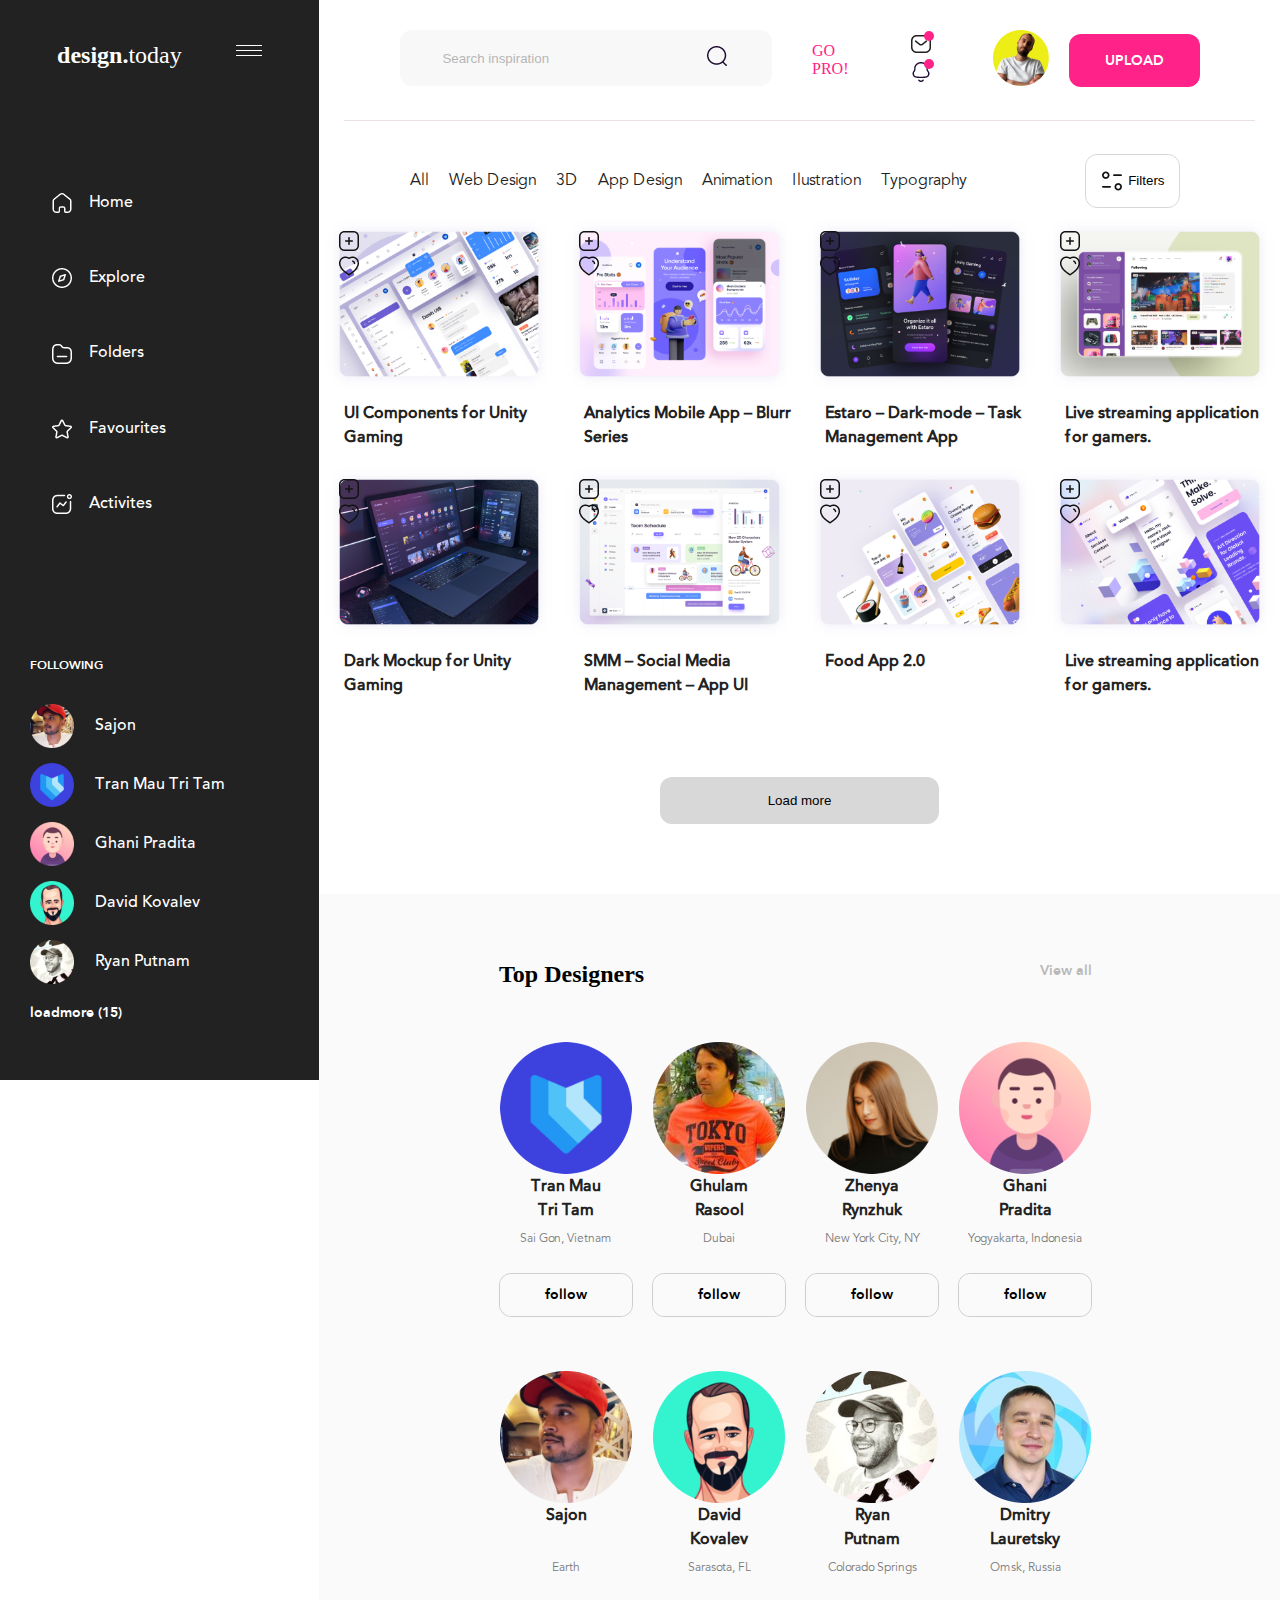
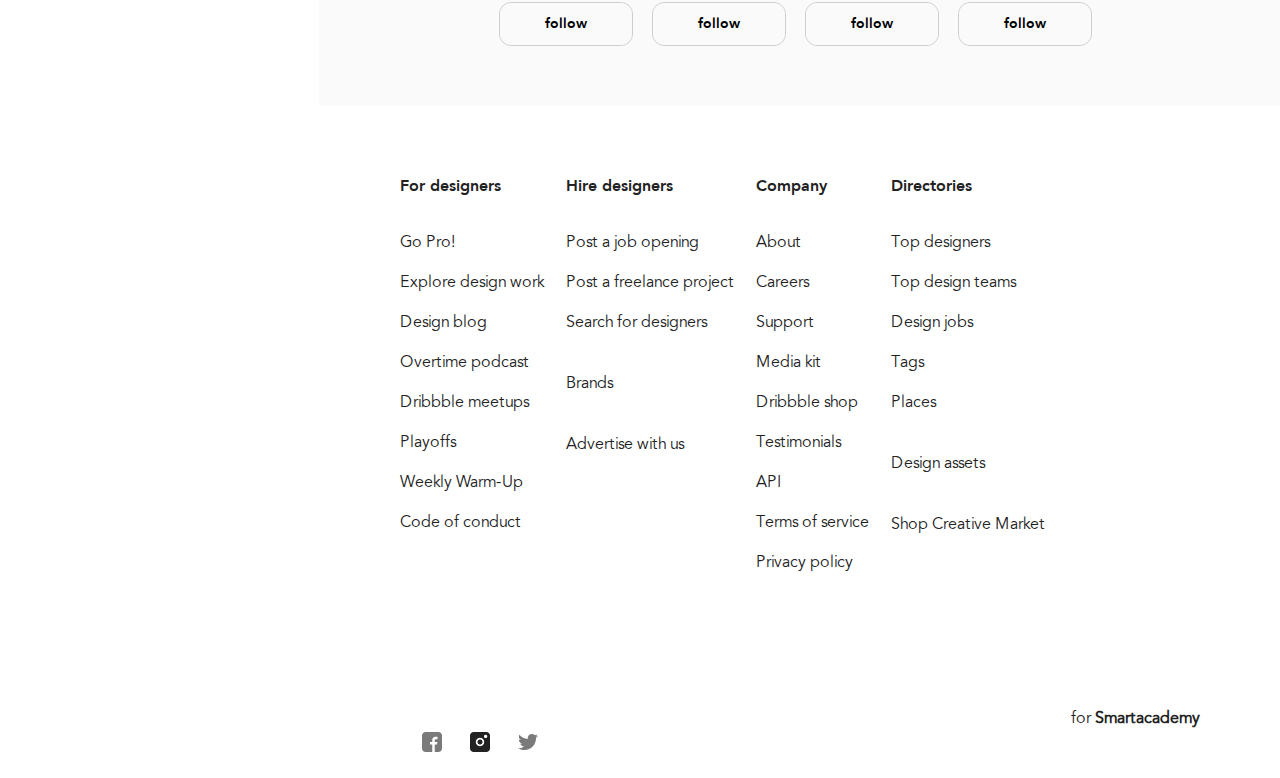
<file: index.html>
<!DOCTYPE html>
<html lang="en">
<head>
    <meta charset="UTF-8">
    <meta http-equiv="X-UA-Compatible" content="IE=edge">
    <meta name="description" content="page-design">
    <meta name="keywords" content="design, 3D, app designe, ilustration, animation,typography">
    <meta name="author" content="mari kakuchaia">
    <meta name="viewport" content="width=device-width, initial-scale=1.0">
    <meta property="og:url"content="https://marikakuchaia.github.io/midterm-exam/" />
    <meta property="og:type"content="Design" />
    <meta property="og:title"content="Design.today" />
    <meta property="og:description"content="Choose and get the desired design" />
    <meta property="og:image"content="images/basic images/dark mockup.png" />
    <link rel="stylesheet" href="styles/font.css">
    <link rel="stylesheet" href="styles/style.css">
    <title>Document</title>
</head>
<body> 
    <div class="container-page flex">
        <aside class="aside-div display-none">
            <div class="flex justify-around div-logo">
                <a class="logo colorfff transition-property" href="index.html"><span>design.</span>today</a>
                <a href="#"><img src="images/icons/burger-icon.png" alt="burger-icon"></a>
            </div>
            <div class="container-aside">
                <nav>
                    <ul>
                        <li class="nav-li">
                            <a class="font-fam-medium colorfff size16"href="#">
                                 <img class="vertical-align"src="images/icons/home.png" alt="home">Home
                            </a>
                        </li>
                        <li class="nav-li">
                           <a class="font-fam-medium colorfff size16"href="#">
                               <img class="vertical-align"src="images/icons/explore.png" alt="explore">Explore
                            </a>
                        </li>
                        <li class="nav-li">
                            <a class="font-fam-medium colorfff size16"href="#">
                               <img class="vertical-align"src="images/icons/folders1.png" alt="folder">Folders
                            </a>
                        </li>
                        <li class="nav-li">
                            <a class="font-fam-medium colorfff size16"href="#">
                               <img class="vertical-align"src="images/icons/favourites1.png" alt="favourites">Favourites
                            </a>
                        </li>
                        <li class="nav-li">
                            <a class="font-fam-medium colorfff size16"href="#">
                               <img class="vertical-align"src="images/icons/activities1.png" alt="avtivites">Activites
                            </a>
                        </li>
                    </ul>
                </nav>
            </div>
            <div class="aside-bottom container-aside">
                <h3 class="uppercase colorfff font-fam-heavy">following</h3>
                <ul>
                   <li>
                       <a class="font-fam-medium colorfff size16" href="#">
                           <img class="vertical-align" src="images/persons/sajon.png" alt="sajon">Sajon
                        </a>
                    </li>
                   <li>
                       <a class="font-fam-medium colorfff size16"href="#">
                           <img class="vertical-align"src="images/persons/tran-mau.png" alt="tran">Tran Mau Tri Tam
                        </a>
                    </li>
                   <li>
                       <a class="font-fam-medium colorfff size16"href="#">
                           <img class="vertical-align"src="images/persons/ghani.png" alt="ghani">Ghani Pradita
                        </a>
                    </li>
                   <li>
                       <a class="font-fam-medium colorfff size16"href="#">
                           <img class="vertical-align"src="images/persons/david.png" alt="david">David Kovalev
                        </a>
                    </li>
                   <li>
                       <a class="font-fam-medium colorfff size16"href="#">
                           <img class="vertical-align"src="images/persons/ryan.png" alt="ryan">Ryan Putnam
                        </a>
                    </li>
                </ul>
                <button class="colorfff font-size14 font-fam-heavy">loadmore (15)</button>
            </div>
        </aside>
        <div class="main-page">
            <header>
                <div class="flex container">
                    <div class="search-div flex">
                        <input type="text" placeholder="Search inspiration">
                        <a href="#">
                            <img src="images/icons/search.png" alt="search">
                        </a>
                    </div>
                    <div class="flex header-right-div">
                        <a class="uppercase display-none360"href="">go pro!</a>
                        <div class="flex colum-reset display-none360">
                            <div class="relative">
                                <a href="#"><img src="images/icons/mail.png" alt="mail"><span></span></a>
                            </div>
                            <div class="relative">
                                <a href="#"><img src="images/icons/bell.png" alt="bell"><span></span></a>
                            </div>
                        </div>
                        <div class="burger-div">
                            <div></div>
                            <div></div>
                            <div></div>        
                       </div>
                        <a href="sec-page.html"><img src="images/persons/Group 33.png" alt="photo"> </a>
                        <button class="display-none360 uppercase upload colorfff font-size14 font-fam-heavy">upload</button>
                    </div>
                </div>
            </header>
            <main>
                <section>
                    <div class=" container flex jc-between ai-center wrap"> 
                        <div class="flex display-none">
                            <div class="list-div">
                                <a class="book-size16-color222 capitalize"href="#">all</a>
                            </div>
                            <div class="list-div witdh">
                                <a class="book-size16-color222 capitalize"href="#">web design</a>
                            </div>
                            <div class="list-div witdh">
                                <a class="book-size16-color222 uppercase"href="#">3D</a>
                            </div>
                            <div class="list-div witdh">
                                <a class="book-size16-color222 capitalize"href="#">app design</a>
                            </div>
                            <div class="list-div witdh">
                                <a class="book-size16-color222 capitalize"href="#">animation</a>
                            </div>
                            <div class="list-div witdh">
                                <a class="book-size16-color222 capitalize"href="#">ilustration</a>
                            </div>
                            <div class="list-div">
                                <a class="book-size16-color222 capitalize"href="#">typography</a>
                            </div>
                        </div>
                        <div class="buttom-filter-div">
                            <img class="vertical-align display-none"src="images/icons/filter.png" alt="filter">
                            <button class="buttom-filter capitalize">filters</button>
                        </div>
                    </div>
                    <div class="flex jc-between wrap">
                        <div class="main-img-div flex relative">
                            <a href="#">
                                <img src="images/basic images/UI components for unity gaming.png" alt="UI-components">
                                <h4>UI Components for Unity Gaming</h4>
                            </a>
                            <div class="icon-on-imgdiv">
                                <img src="images/icons/Component 10 – 1.png" alt="plus">
                            </div>
                            <div class="icon-on-imgdiv heart-icon">
                                <img src="images/icons/Component 6 – 2.png" alt="heart">
                            </div>
                        </div>
                        <div class="main-img-div flex relative">
                            <a href="#">
                                <img src="images/basic images/Analytics mobile app.png" alt="Analytics">
                                <h4>Analytics Mobile App – Blurr Series</h4>
                            </a>
                            <div class="icon-on-imgdiv">
                                <img src="images/icons/Component 10 – 1.png" alt="plus">
                            </div>
                            <div class="icon-on-imgdiv heart-icon">
                                <img src="images/icons/Component 6 – 2.png" alt="heart">
                            </div>
                        </div>
                        <div class="main-img-div flex relative">
                            <a href="#">
                                <img src="images/basic images/estaro dark-mode.png" alt="dark-mode">
                                <h4>Estaro – Dark-mode – Task Management App</h4>
                            </a>
                            <div class="icon-on-imgdiv">
                                <img src="images/icons/Component 10 – 1.png" alt="plus">
                            </div>
                            <div class="icon-on-imgdiv heart-icon">
                                <img src="images/icons/Component 6 – 2.png" alt="heart">
                            </div>
                        </div>
                        <div class="main-img-div flex relative">
                            <a href="#">
                                <img src="images/basic images/live streaming.png" alt="">
                                <h4>Live streaming application for gamers.</h4>
                            </a>
                            <div class="icon-on-imgdiv">
                                <img src="images/icons/Component 10 – 1.png" alt="plus">
                            </div>
                            <div class="icon-on-imgdiv heart-icon">
                                <img src="images/icons/Component 6 – 2.png" alt="heart">
                            </div>
                        </div>
                        <div class="main-img-div flex relative">
                            <a href="#">
                                <img src="images/basic images/dark mockup.png" alt="">
                                <h4>Dark Mockup for Unity Gaming</h4>
                            </a>
                            <div class="icon-on-imgdiv">
                                <img src="images/icons/Component 10 – 1.png" alt="plus">
                            </div>
                            <div class="icon-on-imgdiv heart-icon">
                                <img src="images/icons/Component 6 – 2.png" alt="heart">
                            </div>
                        </div>
                        <div class="main-img-div flex relative">
                            <a href="#">
                                <img src="images/basic images/smm-social media managment.png" alt="">
                                <h4>SMM – Social Media Management – App UI</h4>
                            </a>
                            <div class="icon-on-imgdiv">
                                <img src="images/icons/Component 10 – 1.png" alt="plus">
                            </div>
                            <div class="icon-on-imgdiv heart-icon">
                                <img src="images/icons/Component 6 – 2.png" alt="heart">
                            </div>
                        </div>
                        <div class="main-img-div flex relative">
                            <a href="#">
                                <img src="images/basic images/food app.png" alt="">
                                <h4>Food App 2.0</h4>
                            </a>
                            <div class="icon-on-imgdiv">
                                <img src="images/icons/Component 10 – 1.png" alt="plus">
                            </div>
                            <div class="icon-on-imgdiv heart-icon">
                                <img src="images/icons/Component 6 – 2.png" alt="heart">
                            </div>
                        </div>
                        <div class="main-img-div flex relative">
                            <a href="#">
                                <img src="images/basic images/Rectangle 48@2x.png" alt="">
                                <h4>Live streaming application for gamers.</h4>
                            </a>
                            <div class="icon-on-imgdiv">
                                <img src="images/icons/Component 10 – 1.png" alt="plus">
                            </div>
                            <div class="icon-on-imgdiv heart-icon">
                                <img src="images/icons/Component 6 – 2.png" alt="heart">
                            </div>
                        </div>
                    </div>
                    <div class="flex load-button-div">
                        <button>Load more</button>
                    </div>
                </section>
                <section class="designer-section">
                    <div class="container">
                        <div class="flex jc-between">
                            <h2>Top Designers</h2>
                            <a class="color222 opacity-03 font-fam-heavy font-size14"href="#">View all</a>
                        </div>
                        <div class="flex jc-between wrap">
                            <div class=" flex personal-div">
                                <img src="images/persons/tran-mau.png" alt="tran-mau">
                                <h3>Tran Mau</h3>
                                <h3>Tri Tam</h3>
                                <p>Sai Gon, Vietnam</p>
                                <div class="follow-div flex">
                                    <button class="font-size14 font-fam-heavy">follow</button>
                                </div>
                            </div>
                            <div class="flex personal-div">
                                <img src="images/persons/ghulam.png" alt="ghulam">
                                <h3>Ghulam</h3>
                                <h3>Rasool</h3>
                                <p>Dubai</p>
                                <div class="follow-div flex">
                                    <button class="font-size14 font-fam-heavy">follow</button>
                                </div>
                            </div>
                            <div class="flex personal-div">
                                <img src="images/persons/zhenya.png" alt="zhenya">
                                <h3>Zhenya</h3>
                                <h3>Rynzhuk</h3>
                                <p>New York City, NY</p>
                                <div class="follow-div flex">
                                    <button class="font-size14 font-fam-heavy">follow</button>
                                </div>
                            </div>
                            <div class="flex personal-div">
                                <img src="images/persons/ghani.png" alt="ghani">
                                <h3>Ghani</h3>
                                <h3>Pradita</h3>
                                <p>Yogyakarta, Indonesia</p>
                                <div class="follow-div flex">
                                    <button class="font-size14 font-fam-heavy">follow</button>
                                </div>
                            </div>
                            <div class="flex personal-div">
                                <img src="images/persons/sajon.png" alt="sajon">
                                <h3>Sajon</h3>
                                <p>Earth</p>
                                <div class="follow-div flex">
                                    <button class="font-size14 font-fam-heavy">follow</button>
                                </div>
                            </div>
                            <div class="flex personal-div">
                                <img src="images/persons/david.png" alt="David">
                                <h3>David</h3>
                                <h3>Kovalev</h3>
                                <p>Sarasota, FL</p>
                                <div class="follow-div flex">
                                    <button class="font-size14 font-fam-heavy">follow</button>
                                </div>
                            </div>
                            <div class="flex personal-div">
                                <img src="images/persons/ryan.png" alt="ryan">
                                <h3>Ryan</h3>
                                <h3>Putnam</h3>
                                <p>Colorado Springs</p>
                                <div class="follow-div flex">
                                    <button class="font-size14 font-fam-heavy">follow</button>
                                </div>
                            </div>
                            <div class="flex personal-div">
                                <img src="images/persons/dmitry.png" alt="dmitry">
                                <h3>Dmitry</h3>
                                <h3>Lauretsky</h3>
                                <p>Omsk, Russia</p>
                                <div class="follow-div flex">
                                    <button class="font-size14 font-fam-heavy">follow</button>
                                </div>
                            </div>
                        </div>
                    </div>
                </section>
                <footer>
                    <div class="container flex wrap jc-between footer-page">
                        <div>
                           <ul>
                               <li><h4 class="font-fam-heavy">For designers</h4></li>
                               <li><a href="#">Go Pro!</a></li>
                               <li><a href="#">Explore design work</a></li>
                               <li><a href="#">Design blog</a></li>
                               <li><a href="#">Overtime podcast</a></li>
                               <li><a href="#">Dribbble meetups</a></li>
                               <li><a href="#">Playoffs</a></li>
                               <li><a href="#">Weekly Warm-Up</a></li>
                               <li><a href="#">Code of conduct</a></li>
                           </ul>
                        </div>
                        <div>
                            <ul>
                               <li><h4 class="font-fam-heavy">Hire designers</h4></li>
                               <li><a href="#">Post a job opening</a></li>
                               <li><a href="#">Post a freelance project</a></li>
                               <li><a href="#">Search for designers</a></li>
                               <li class="margin-top41"><a href="#">Brands</a></li>
                               <li class="margin-top41"><a href="#">Advertise with us</a></li>
                            </ul>
                        </div>
                        <div>
                            <ul>
                                <li><h4 class="font-fam-heavy">Company</h4></li>
                                <li><a href="#">About </a></li>
                                <li><a href="#">Careers</a></li>
                                <li><a href="#">Support</a></li>
                                <li><a href="#"> Media kit</a></li>
                                <li><a href="#">Dribbble shop</a></li>
                                <li><a href="#">Testimonials</a></li>
                                <li><a href="#">API</a></li>
                                <li><a href="#">Terms of service</a></li>
                                <li><a href="#">Privacy policy</a></li>
                            </ul>
                        </div>
                        <div>
                            <ul>
                                <li><h4 class="font-fam-heavy">Directories</h4></li>
                                <li><a href="#">Top designers</a></li>
                                <li><a href="#">Top design teams</a></li>
                                <li><a href="#">Design jobs</a></li>
                                <li><a href="#">Tags</a></li>
                                <li ><a href="#">Places</a></li>
                                <li class="margin-top41"><a href="#">Design assets</a></li>
                                <li class="margin-top41"><a href="#">Shop Creative Market</a></li>
                            </ul>
                        </div>
                   </div>
                    <div class="flex jc-between container">
                        <div>
                            <a href="#"><img src="images/icons/fb.png" alt="facebook"></a>
                            <a href="#"><img src="images/icons/inst.png" alt="instagram"></a>
                            <a href="#"><img src="images/icons/twit.png" alt="twitter"></a>
                        </div>
                        <a class="font-size16 font-avenir-book color222"href="https://smartacademy.ge/?gclid=Cj0KCQiAqvaNBhDLARIsAH1Pq53q8VPop4dKaOofXRUOzN5PukfTYSnHhFW_8H8JbA8KIK4KE-1oR7oaAqv6EALw_wcB" target="_blunk">for
                            <span>Smartacademy</span>
                        </a>
                    </div>
                </footer>
            </main>
        </div>
    </div>
</body>
</html>
</file>
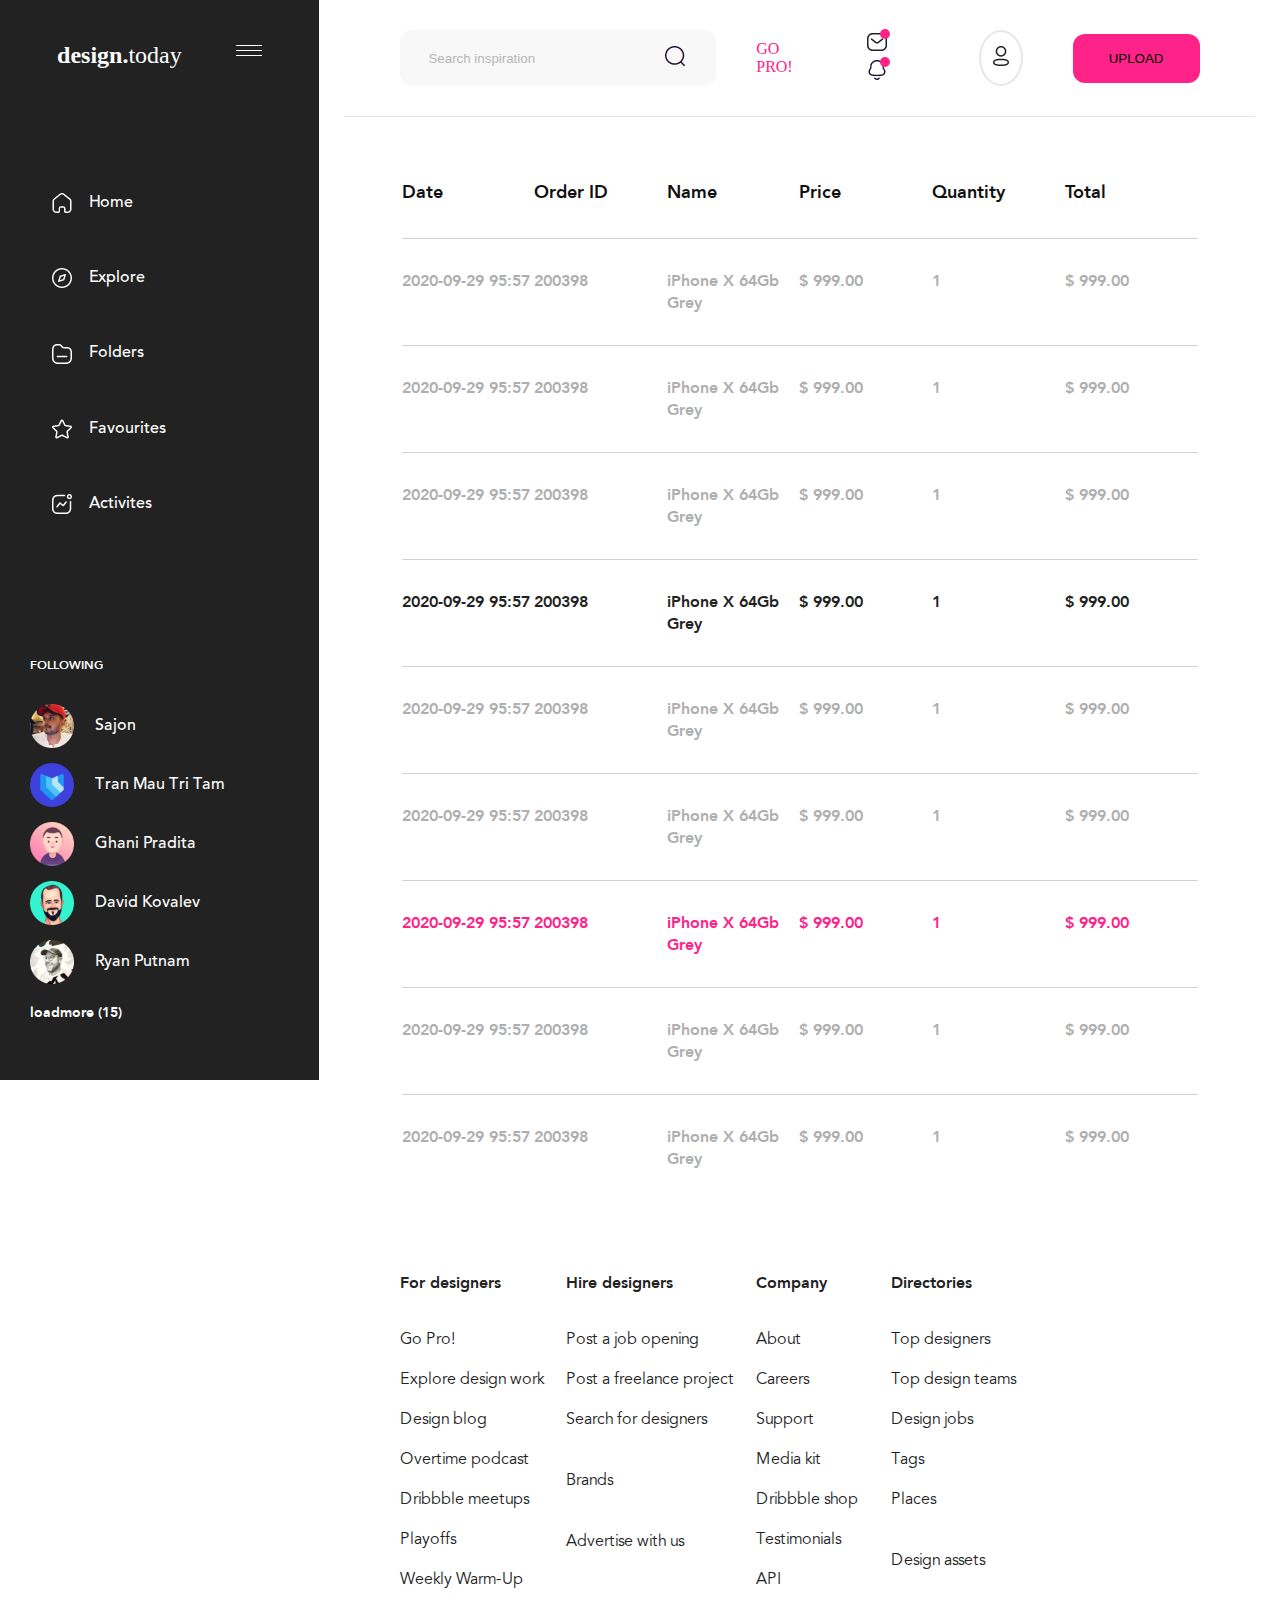
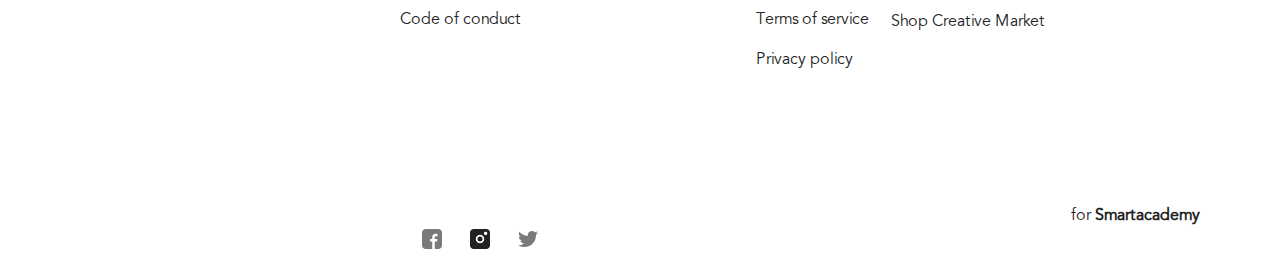
<file: sec-page.html>
<!DOCTYPE html>
<html lang="en">
<head>
    <meta charset="UTF-8">
    <meta http-equiv="X-UA-Compatible" content="IE=edge">
    <meta name="description" content="page-design">
    <meta name="keywords" content="design, 3D, app designe, ilustration, animation,typography">
    <meta name="author" content="mari kakuchaia">
    <meta name="viewport" content="width=device-width, initial-scale=1.0">
    <meta property="og:url"content="https://marikakuchaia.github.io/midterm-exam/" />
    <meta property="og:type"content="Design" />
    <meta property="og:title"content="Design.today" />
    <meta property="og:description"content="Choose and get the desired design" />
    <meta property="og:image"content="images/basic images/dark mockup.png" />
    <link rel="stylesheet" href="styles/font.css">
    <link rel="stylesheet" href="styles/style.css">
    <title>Document</title>
</head>
<body> 
    <div class="container-page flex">
        <aside class="aside-div display-none">
            <div class="flex justify-around div-logo">
                <a class="logo colorfff transition-property" href="index.html"><span>design.</span>today</a>
                <a href="#"><img src="images/icons/burger-icon.png" alt="burger-icon"></a>
            </div>
            <div class="container-aside">
                <nav>
                    <ul>
                        <li class="nav-li">
                            <a class="font-fam-medium colorfff size16"href="#">
                                 <img class="vertical-align"src="images/icons/home.png" alt="home">Home
                            </a>
                        </li>
                        <li class="nav-li">
                           <a class="font-fam-medium colorfff size16"href="#">
                               <img class="vertical-align"src="images/icons/explore.png" alt="explore">Explore
                            </a>
                        </li>
                        <li class="nav-li">
                            <a class="font-fam-medium colorfff size16"href="#">
                               <img class="vertical-align"src="images/icons/folders1.png" alt="folder">Folders
                            </a>
                        </li>
                        <li class="nav-li">
                            <a class="font-fam-medium colorfff size16"href="#">
                               <img class="vertical-align"src="images/icons/favourites1.png" alt="favourites">Favourites
                            </a>
                        </li>
                        <li class="nav-li">
                            <a class="font-fam-medium colorfff size16"href="#">
                               <img class="vertical-align"src="images/icons/activities1.png" alt="avtivites">Activites
                            </a>
                        </li>
                    </ul>
                </nav>
            </div>
            <div class="aside-bottom container-aside">
                <h3 class="uppercase colorfff font-fam-heavy">following</h3>
                <ul>
                   <li>
                       <a class="font-fam-medium colorfff size16" href="#">
                           <img class="vertical-align" src="images/persons/sajon.png" alt="sajon">Sajon
                        </a>
                    </li>
                   <li>
                       <a class="font-fam-medium colorfff size16"href="#">
                           <img class="vertical-align"src="images/persons/tran-mau.png" alt="tran">Tran Mau Tri Tam
                        </a>
                    </li>
                   <li>
                       <a class="font-fam-medium colorfff size16"href="#">
                           <img class="vertical-align"src="images/persons/ghani.png" alt="ghani">Ghani Pradita
                        </a>
                    </li>
                   <li>
                       <a class="font-fam-medium colorfff size16"href="#">
                           <img class="vertical-align"src="images/persons/david.png" alt="david">David Kovalev
                        </a>
                    </li>
                   <li>
                       <a class="font-fam-medium colorfff size16"href="#">
                           <img class="vertical-align"src="images/persons/ryan.png" alt="ryan">Ryan Putnam
                        </a>
                    </li>
                </ul>
                <button class="colorfff font-size14 font-fam-heavy">loadmore (15)</button>
            </div>
        </aside>
        <div class="main-page">
            <header>
                <div class="container flex">
                    <div class="search-div flex">
                        <input type="text" placeholder="Search inspiration">
                        <a href="#">
                            <img src="images/icons/search.png" alt="search">
                        </a>
                    </div>
                    <div class="flex header-right-div">
                        <a class="uppercase display-none360"href="">go pro!</a>
                        <div class="flex colum-reset display-none360">
                            <div class="relative">
                                <a href="#"><img src="images/icons/mail.png" alt="mail"><span></span></a>
                            </div>
                            <div class="relative">
                                <a href="#"><img src="images/icons/bell.png" alt="bell"><span></span></a>
                            </div>
                        </div>
                        <div class="burger-div">
                            <div></div>
                            <div></div>
                            <div></div>        
                       </div>
                        <div class="div-person flex">
                            <a href="index.html"><img src="images/icons/Group 79.png" alt="photo"> </a>
                        </div>
                        <button class="uppercase upload display-none360">upload</button>
                    </div>
                </div>
            </header>
            <main>
                <section class="table-section">
                    <table class="container">
                        <thead>
                            <tr class="flex">
                                <th>Date</th>
                                <th>Order ID</th>
                                <th>Name</th>
                                <th>Price</th>
                                <th>Quantity</th>
                                <th>Total</th>
                            </tr>
                        </thead>
                        <tbody class="flex-resp">
                            <tr class="info-table flex">
                                <td>2020-09-29 95:57</td>
                                <td>200398</td>
                                <td>iPhone X 64Gb Grey</td>
                                <td>$ 999.00</td>
                                <td>1</td>
                                <td>$ 999.00</td>
                            </tr>
                            <tr class="info-table flex">
                                <td>2020-09-29 95:57</td>
                                <td>200398</td>
                                <td>iPhone X 64Gb Grey</td>
                                <td>$ 999.00</td>
                                <td>1</td>
                                <td>$ 999.00</td>
                            </tr>
                            <tr class="info-table flex">
                                <td>2020-09-29 95:57</td>
                                <td>200398</td>
                                <td>iPhone X 64Gb Grey</td>
                                <td>$ 999.00</td>
                                <td>1</td>
                                <td>$ 999.00</td>
                            </tr>
                            <tr class="info-table flex">
                                <td>2020-09-29 95:57</td>
                                <td>200398</td>
                                <td>iPhone X 64Gb Grey</td>
                                <td>$ 999.00</td>
                                <td>1</td>
                                <td>$ 999.00</td>
                            </tr>
                            <tr class="info-table flex">
                                <td>2020-09-29 95:57</td>
                                <td>200398</td>
                                <td>iPhone X 64Gb Grey</td>
                                <td>$ 999.00</td>
                                <td>1</td>
                                <td>$ 999.00</td>
                            </tr>
                            <tr class="info-table flex">
                                <td>2020-09-29 95:57</td>
                                <td>200398</td>
                                <td>iPhone X 64Gb Grey</td>
                                <td>$ 999.00</td>
                                <td>1</td>
                                <td>$ 999.00</td>
                            </tr>
                            <tr class="info-table flex">
                                <td>2020-09-29 95:57</td>
                                <td>200398</td>
                                <td>iPhone X 64Gb Grey</td>
                                <td>$ 999.00</td>
                                <td>1</td>
                                <td>$ 999.00</td>
                            </tr>
                            <tr class="info-table flex">
                                <td>2020-09-29 95:57</td>
                                <td>200398</td>
                                <td>iPhone X 64Gb Grey</td>
                                <td>$ 999.00</td>
                                <td>1</td>
                                <td>$ 999.00</td>
                            </tr>
                            <tr class="info-table flex">
                                <td>2020-09-29 95:57</td>
                                <td>200398</td>
                                <td>iPhone X 64Gb Grey</td>
                                <td>$ 999.00</td>
                                <td>1</td>
                                <td>$ 999.00</td>
                            </tr>
                        </tbody>
                    </table>
                </section>
                <footer>
                    <div class="container flex wrap jc-between footer-page">
                        <div>
                           <ul>
                               <li><h4 class="font-fam-heavy">For designers</h4></li>
                               <li><a href="#">Go Pro!</a></li>
                               <li><a href="#">Explore design work</a></li>
                               <li><a href="#">Design blog</a></li>
                               <li><a href="#">Overtime podcast</a></li>
                               <li><a href="#">Dribbble meetups</a></li>
                               <li><a href="#">Playoffs</a></li>
                               <li><a href="#">Weekly Warm-Up</a></li>
                               <li><a href="#">Code of conduct</a></li>
                           </ul>
                        </div>
                        <div>
                            <ul>
                               <li><h4 class="font-fam-heavy">Hire designers</h4></li>
                               <li><a href="#">Post a job opening</a></li>
                               <li><a href="#">Post a freelance project</a></li>
                               <li><a href="#">Search for designers</a></li>
                               <li class="margin-top41"><a href="#">Brands</a></li>
                               <li class="margin-top41"><a href="#">Advertise with us</a></li>
                            </ul>
                        </div>
                        <div>
                            <ul>
                                <li><h4 class="font-fam-heavy">Company</h4></li>
                                <li><a href="#">About </a></li>
                                <li><a href="#">Careers</a></li>
                                <li><a href="#">Support</a></li>
                                <li><a href="#"> Media kit</a></li>
                                <li><a href="#">Dribbble shop</a></li>
                                <li><a href="#">Testimonials</a></li>
                                <li><a href="#">API</a></li>
                                <li><a href="#">Terms of service</a></li>
                                <li><a href="#">Privacy policy</a></li>
                            </ul>
                        </div>
                        <div>
                            <ul>
                                <li><h4 class="font-fam-heavy">Directories</h4></li>
                                <li><a href="#">Top designers</a></li>
                                <li><a href="#">Top design teams</a></li>
                                <li><a href="#">Design jobs</a></li>
                                <li><a href="#">Tags</a></li>
                                <li ><a href="#">Places</a></li>
                                <li class="margin-top41"><a href="#">Design assets</a></li>
                                <li class="margin-top41"><a href="#">Shop Creative Market</a></li>
                            </ul>
                        </div>
                   </div>
                    <div class="flex jc-between container">
                        <div>
                            <a href="#"><img src="images/icons/fb.png" alt="facebook"></a>
                            <a href="#"><img src="images/icons/inst.png" alt="instagram"></a>
                            <a href="#"><img src="images/icons/twit.png" alt="twitter"></a>
                        </div>
                        <a class="font-size16 font-avenir-book color222"href="https://smartacademy.ge/?gclid=Cj0KCQiAqvaNBhDLARIsAH1Pq53q8VPop4dKaOofXRUOzN5PukfTYSnHhFW_8H8JbA8KIK4KE-1oR7oaAqv6EALw_wcB" target="_blunk">for
                            <span>Smartacademy</span>
                        </a>
                    </div>
                </footer>
            </main>
        </div>
    </div>
</body>
</html>
</file>
<file: styles/font.css>
@font-face {font-family: "Avenir Medium"; 
    src: url("../fonts///db.onlinewebfonts.com/t/2090551770be22b09600a40b0b4673b7.eot"); 
    src: url("../fonts///db.onlinewebfonts.com/t/2090551770be22b09600a40b0b4673b7.eot?#iefix") format("embedded-opentype"), 
    url("../fonts/Avenir-Medium.woff2") format("woff2"), 
    url("../fonts/Avenir-Medium.woff") format("woff"), 
    url("../fonts/Avenir-Medium.ttf") format("truetype"), 
    url("../fonts///db.onlinewebfonts.com/t/2090551770be22b09600a40b0b4673b7.svg#Avenir Medium") format("svg"); }
  @font-face {font-family: "Avenir Black"; 
    src: url("../fonts///db.onlinewebfonts.com/t/275de2221d9f0c4c9257d17f5a1e4006.eot"); 
    src: url("../fonts///db.onlinewebfonts.com/t/275de2221d9f0c4c9257d17f5a1e4006.eot?#iefix") format("embedded-opentype"), 
    url("../fonts/Avenir\ Black.woff2") format("woff2"),
    url("../fonts/Avenir\ Black.woff") format("woff"), 
    url("../fonts/Avenir\ Black.ttf") format("truetype"), 
    url("../fonts///db.onlinewebfonts.com/t/275de2221d9f0c4c9257d17f5a1e4006.svg#Avenir Black") format("svg"); 
}
@font-face {font-family: "Avenir Heavy";
    src: url("../fonts/901497541657a2f24e42848bcf7fad52.eot"); /* IE9*/
    src: url("../fonts/901497541657a2f24e42848bcf7fad52.eot?#iefix") format("embedded-opentype"), /* IE6-IE8 */
    url("../fonts/Avenir\ Heavy.woff2") format("woff2"), /* chrome、firefox */
    url("../fonts/Avenir\ Heavy.woff") format("woff"), /* chrome、firefox */
    url("../fonts/Avenir\ Heavy.ttf") format("truetype"), /* chrome、firefox、opera、Safari, Android, iOS 4.2+*/
    url("../fonts/901497541657a2f24e42848bcf7fad52.svg#Avenir Heavy") format("svg"); /* iOS 4.1- */
}
@font-face {
  font-family: 'Avenir LT Std book';
  src: url('../fonts/AvenirLTStd-Book.woff2') format('woff2'),
      url('../fonts/AvenirLTStd-Book.woff') format('woff'),
      url('../fonts/AvenirLTStd-Book.ttf') format('truetype');
  font-weight: normal;
  font-style: normal;
  font-display: swap;
}
</file>
<file: styles/style.css>
*{
    margin: 0;
    padding: 0;
    box-sizing: border-box;
}
a{
    text-decoration: none;
}
ul{
    list-style: none;
}
.container-page{
   max-width:1920px;
}
.color222{
    color: #222222;
}
.font-fam-heavy{
    font-family: "Avenir Heavy"
}
.font-fam-medium{
    font-family: "Avenir Medium";
}
.font-size14{
    font-size: 14px;
}
.colorfff{
    color: #FFFFFF;
}
.flex{
    display: flex;
}
.wrap{
    flex-wrap: wrap;
}
.justify-around{
    justify-content: space-around;
}
.aside-div{
    max-width: 319px;
    height: 1080px;
    background-color: #222222;
    flex:1;
}
.div-logo{
    margin: 42px 30px 0;
}
.logo{
    font-size: 24px;
}
.logo span{
    font-weight: bold;
}
.container-aside{
    max-width: 280px;
    padding-top: 106px ;
    padding-left: 30px;
}
.nav-li{
    margin-bottom: 20px;
    width: 250px;
}
.nav-li :hover{
    background-color: #FF2288;
    border-radius: 10px;
    transition-duration: 0.2s;
}
.nav-li a{
    display: inline-block;
    vertical-align: middle;
    padding: 15px 80px 15px 20px;
}
.nav-li img{
    display: inline-block;
    margin-right: 15px;
}
.size16{
    font-size:16px;
}
.uppercase{
    text-transform: uppercase;
}
.aside-bottom{
    width: 319px;
}
.aside-bottom img{
    width: 44px;
    margin-right: 21px;
}
.aside-bottom li{
    margin-top: 15px;
}
.aside-bottom h3{
    font-size:12px;
    margin-bottom: 31px;
}
.aside-bottom li :hover{
    font-size: 14px;
    transition-duration: 0.3s;
}
.aside-bottom button{
    background-color: #222222;
    border: none;
    margin-top: 19px;
    margin-bottom: 106px;
    cursor: pointer;
}
/* /*----main page--- */
.main-page{
    flex:3;
}
header{
    margin: 30px 25px;
    justify-content: space-between;
    align-items: center;
    border-bottom: 1.5px solid rgb(235, 225, 225) ;
    padding-bottom: 30px;
}
.search-div{
    width: 446px;
    height: 56px;
    background-color: #F8F8F8;
    border-radius: 12px;
    justify-content: space-around;
    align-items: center;
    margin-right: 20px;
}
.search-div input{
    outline: none;
    border-style: hidden;
    background-color: #F8F8F8;
    color: #111111;
    opacity: 0.5;
}
.upload{
    padding: 17px 36px;
    background-color:#FF2288 ;
    border-style: none;
    border-radius: 12px;
    cursor: pointer;
    margin-left: 20px;
}
.header-right-div{
    align-items: center;
}
.header-right-div div{
    margin: 0 30px;
}
.header-right-div :first-child{
    color:#FF2288 ;
}
.relative{
    position: relative;
}
.header-right-div span{
    position: absolute;
    display: block;
    width: 10px;
    height: 10px;
    background-color: #ff2288;
    border-radius: 50%;
    top: -1px;
    right: -1px;
    opacity: 1;
}
.burger-div{
    display: none;
}
.burger-div div{
    width: 20px;
    height: 2px;
    margin: 5px 20px;
    border-radius: 10px;
    background-color: #ff2288;
}
.div-person{
    width: 56px;
    height: 56px;
    border-radius: 50%;
    border:2px solid #E7E7E7;
    justify-content: center;
    align-items: center;
    margin: 0 30px;
}
.div-person:hover{
    border:2px solid #FF2288;
}
.container{
    max-width: 1020px;
    width: 100%;
    margin: 0 auto;
}
.jc-between{
    justify-content: space-between;
}
.ai-center{
    align-items: center;
}
.book-size16-color222{
    font-family: 'Avenir LT Std book';
    font-size: 16px;
    color: #222222;
}
.capitalize{
    text-transform: capitalize;
}
.list-div{
    margin:53px 30px 53px 10px;
}
.list-div a{
    transition: linear;
    transition-duration: 0.2s;
}
.list-div :hover{
    background-color: #F2F2F2;
    border-radius: 12px;
    padding:16px 20px;
}
.buttom-filter-div{
    padding: 16px 27px;
    border: 1px solid #D8D8D8;
    border-radius: 12px;
}
.buttom-filter{
   border: none;
   cursor: pointer;
   background-color: #FFFFFF;
}
.vertical-align{
    vertical-align: middle;
}
.main-img-div{
    width: calc(100% / 4);
    flex-direction: column;
    align-items:center;
}
.main-img-div a{
    transition: linear;
    transition-duration: 0.5s;
}
.main-img-div h4{
    font-size: 18;
    color: #222222;
    font-family: "Avenir Medium";
    margin: 0 0 10px 25px;
}
.main-img-div :hover{
    background-color: #F8F8F8;
    border-radius: 12px;
}
.main-img-div img{
    width: 100%;
}
.load-button-div{
    justify-content: center;
    margin-top: 70px;
}
.load-button-div button{
    padding: 16px 108px;
    background-color:#D8D8D8;
    border-style: none;
    cursor: pointer;
    border-radius: 12px;
}
.load-button-div :hover{
    border:1px solid #beb8b8;
}
.icon-on-imgdiv{
    position: absolute;
    top:30px;
    left:30px;
    flex-direction: column;
    padding: 3px;
    margin-bottom: 5px;
}
.heart-icon{
    top: 80px;
}
.designer-section{
    background-color: #FAFAFA;
    margin-top: 70px;
    padding: 67px 188px 60px 180px;
}
.opacity-03{
    opacity: 0.3;
}
.personal-div{
    flex-direction:column;
    align-items: center;
    margin-top: 54px;
}
.personal-div h3{
    font-family: "Avenir Medium";
    font-size: 16px;
    color: #222222;
}
.personal-div p {
    font-family: 'Avenir LT Std book';
    font-size: 12px;
    color: #222222;
    opacity: 0.6;
    margin: 10px 0 27px;
}
.designer-section .personal-div:nth-child(5) p {
    margin-top: 34px;
}
.personal-div button{
    border:none ;
    background-color: #FAFAFA;
    width: 134px;
    border-radius: 12px;
}
.follow-div{
    width: 134px;
    height: 44px;
    border:1px solid #d1cdcd ;
    background-color: #FAFAFA;
    justify-content: center;
    cursor: pointer;
    border-radius: 12px;
    
}
.follow-div :hover{
    background-color:#d1cdcd;
}
.footer-page{
    padding: 69px 155px 117px 0;
}
.footer-page h4{
    margin-bottom: 36px;
    font-size: 16px;
    color: #222222;
}
.footer-page li{
    margin-bottom: 20px;
}
.footer-page a{
    font-family: 'Avenir LT Std book';
    font-size: 16px;
    color: #222222;
    opacity: 1;
}
.margin-top41{
    margin-top: 41px;
}
footer span{
    font-size: 16px;
    font-family: 'Avenir LT Std book';
    color: #222222;
    font-weight: bold;
}
.font-size16{
    font-size: 16px;
}
.font-avenir-book{
    font-family: 'Avenir LT Std book';
}
footer :nth-child(2) div :nth-child(2){
    margin:0 20px;
}
.table-section{
    padding:0 20px;
}
.table{
    border-collapse: collapse;
}
thead{
    text-align: left;
}
th{
    font-size: 18px;
    color: #111111;
    padding: 31px 0;
    font-family: "Avenir Heavy";
    width: calc(100%/6);
}
.info-table{
    border-top: 1px solid #d1d1d1;
    cursor: pointer;
}
.info-table td{
    font-family: "Avenir Heavy";
    padding: 31px 0;
    color:#AFAFAF;
    font-size: 16px;
    width: calc(100%/6);
}
tbody :nth-child(4) td{
    color: #222222;
}
tbody :nth-child(7) td{
    color: #FF2288;
}
.info-table-title-resp{
    display: none;
}
@media (max-width:1320px) {
    .colum-reset{
        flex-direction: column;
    }
    .list-div{
        margin: 20px 10px;
    }
    .container{
        max-width: 800px;
        width:100%;
    }
    .buttom-filter-div{
        padding: 14px;
        margin-right: 20px;
    }
    .icon-on-imgdiv{
        top: 15px;
        left: 15px;
    }
    .heart-icon{
        margin-top: 25px;
    }
    .header-right-div{
        padding-left:20px;
    }
    footer :nth-child(2) div{
        padding:20px
    }
}
@media (max-width:1024px) {
    .main-img-div{ 
        width: calc(100%/2);
    }
    .icon-on-imgdiv{
        top: 50px;
        left: 60px;
    }
    .list-div{
        margin-left: 10px;
    }
    .heart-icon{
        margin-top: 30px;
    }
    .footer-page{
        padding: 65px 50px ;
    }
    .search-div{
        width: 250px;
    }
    .aside-div{
        width: 250px;
    }
    .display-none{
        display: none;
    }
}
@media (max-width:760px) {
    .main-img-div{ 
        width: calc(100%/1);
    }
    .footer-page{
        width: calc(100%/2);
        padding:40px 20px;
    }
    .display-none{
        display: none;
    }
    .main-img-div a{
        width: 70%;
    }
    .buttom-filter-div{
        margin-left: 40px;
    }
    .icon-on-imgdiv{
        top:80px;
        left: 200px;
    }
    .main-img-div h4{
        text-align: center;
    }
}
 @media (max-width:400px) {
    .display-none360{
        display: none;
    }
    .burger-div{
        display: inline-block;
    }
    .table-section{
        width: 100%;
    }
    .footer-page div{
        margin-bottom: 40px;
    }
}
</file>
